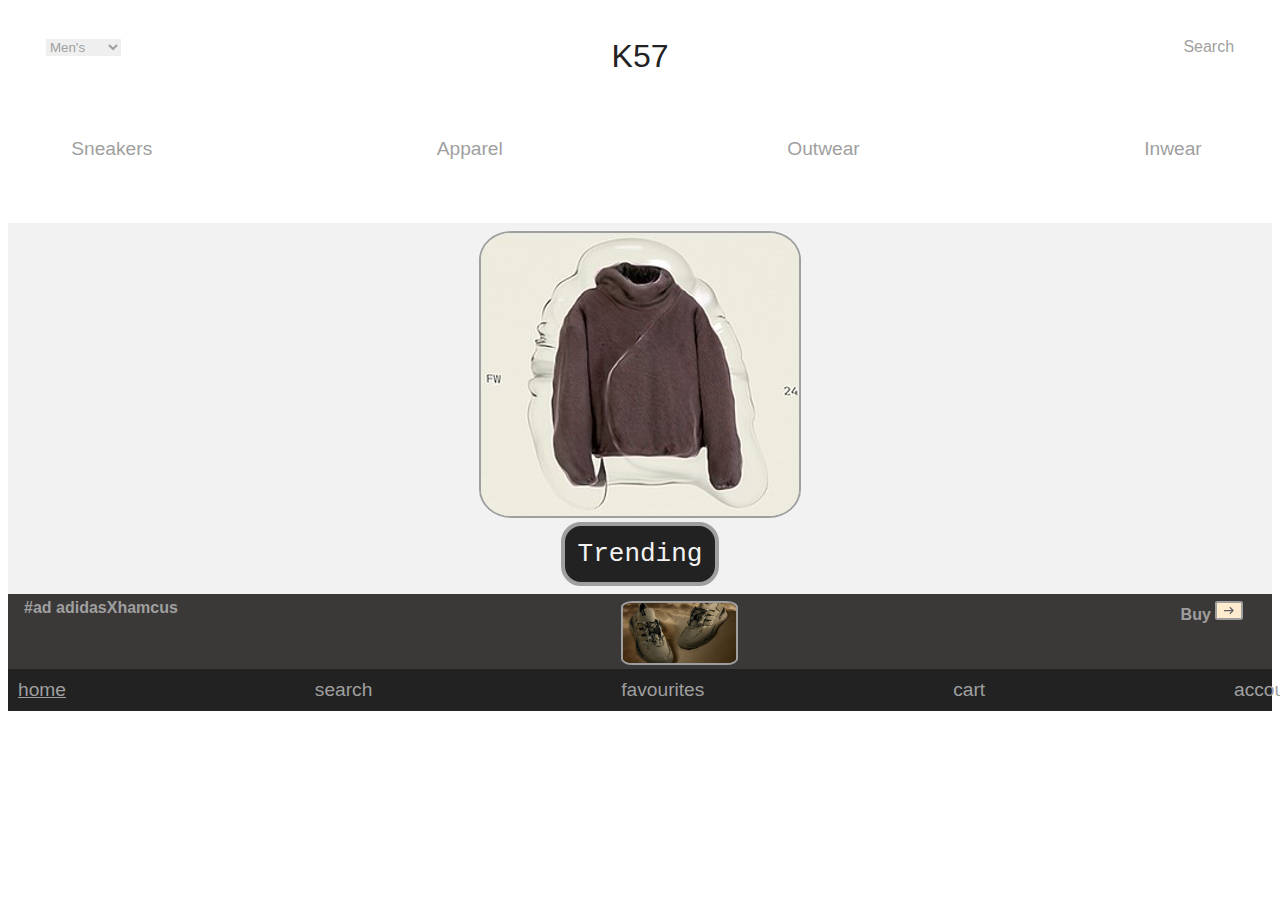
<file: clothing-store-ui/index.html>
<!DOCTYPE html>
<html lang="en">

<head>
    <meta charset="UTF-8">
    <meta name="viewport" content="width=device-width, initial-scale=1.0">
    <title>K57 - Clothing Store</title>
    <link rel="stylesheet" href="style.css">
</head>

<body>
    <!-- nav -->
    <div class="grid-container">
        <div>
            <select name="gender" id="gender" class="select-mens-womens">
                <option value="Men's">Men's</option>
                <option value="Women's">Women's</option>
            </select>
        </div>
        <div class="brand-name">K57</div>
        <div class="search">Search</div>
    </div>

    <!-- categories -->
    <div class="grid-container2">
        <div>Sneakers</div>
        <div>Apparel</div>
        <div>Outwear</div>
        <div>Inwear</div>
    </div>


    <!-- trending -->
    <div class="trending">
        <img src="./images/clothing-store-trending.jpg" alt="trending-clothing">
        <p class="trending-caption">Trending</p>
    </div>

    <!-- buy -->
     <div class="flex-container3">  
     <div class>#ad adidasXhamcus</div>
        <div><img src="./images/adidasXhamcus.jpg" alt="" class=" adidasXhamcus"></div> 
     <div class="">Buy <img src="./images/arrow-right.svg" alt=""></div>
    </div>
   

    <!-- bottom-navigation -->
     <div class="grid-container5">
        <div><u>home</u></div>
        <div>search</div>
        <div>favourites</div>
        <div>cart</div>
        <div>account</div>
     </div>
</body>

</html>
</file>
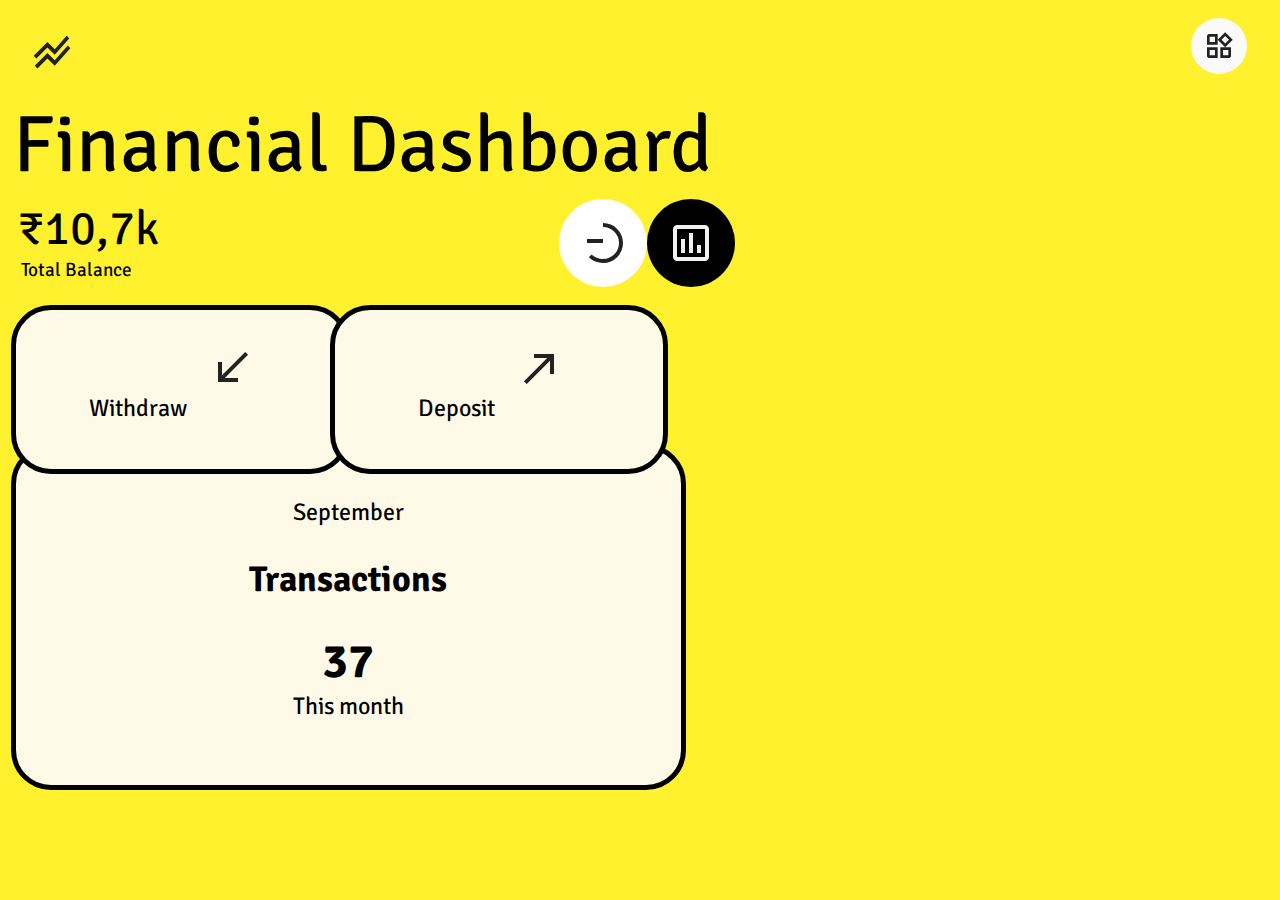
<file: finance-app-ui/index.html>
<!DOCTYPE html>
<html lang="en">

<head>
    <meta charset="UTF-8">
    <meta name="viewport" content="width=device-width, initial-scale=1.0">
    <title>Financial Dashboard</title>

    <link rel="stylesheet" href="style.css">

    <link rel="preconnect" href="https://fonts.googleapis.com">
    <link rel="preconnect" href="https://fonts.gstatic.com" crossorigin>
    <link href="https://fonts.googleapis.com/css2?family=Signika+Negative:wght@300..700&display=swap" rel="stylesheet">
</head>

<body>
    <div class="top-icons">
        <img class="top-icons icon-right" src="./icons/widget-icon.svg" alt="widget-icon">
        <img class="top-icons icon-left" src="./icons/stacked-line.svg" alt="stacked-line">
    </div>

    <div class="main-text">
        Financial Dashboard
    </div>

    <div class="balance-section">
        <div>₹10,7k
            <span>Total Balance</span>
        </div>

        <img class="img-right1" src="./icons/circle-with-line.svg" alt="">
        <img class="img-right2" src="./icons/insert-chart.svg" alt="">
    </div>

    <div class="details-section">
        <div class="grid-container">
            <div class="white-box">Withdraw
                <img src="./icons/south-west-arrow.svg" alt="">
            </div>
            <div class="white-box">Deposit
                <img src="./icons/north-east-arrow.svg" alt="">
            </div>
        </div>

        <div class="white-box last-box">
            <span>September</span>
            <h2>Transactions</h2>
            <div>
                <h3>37</h3>
                <span>This month</span>
            </div>

        </div>
    </div>

</body>

</html>
</file>
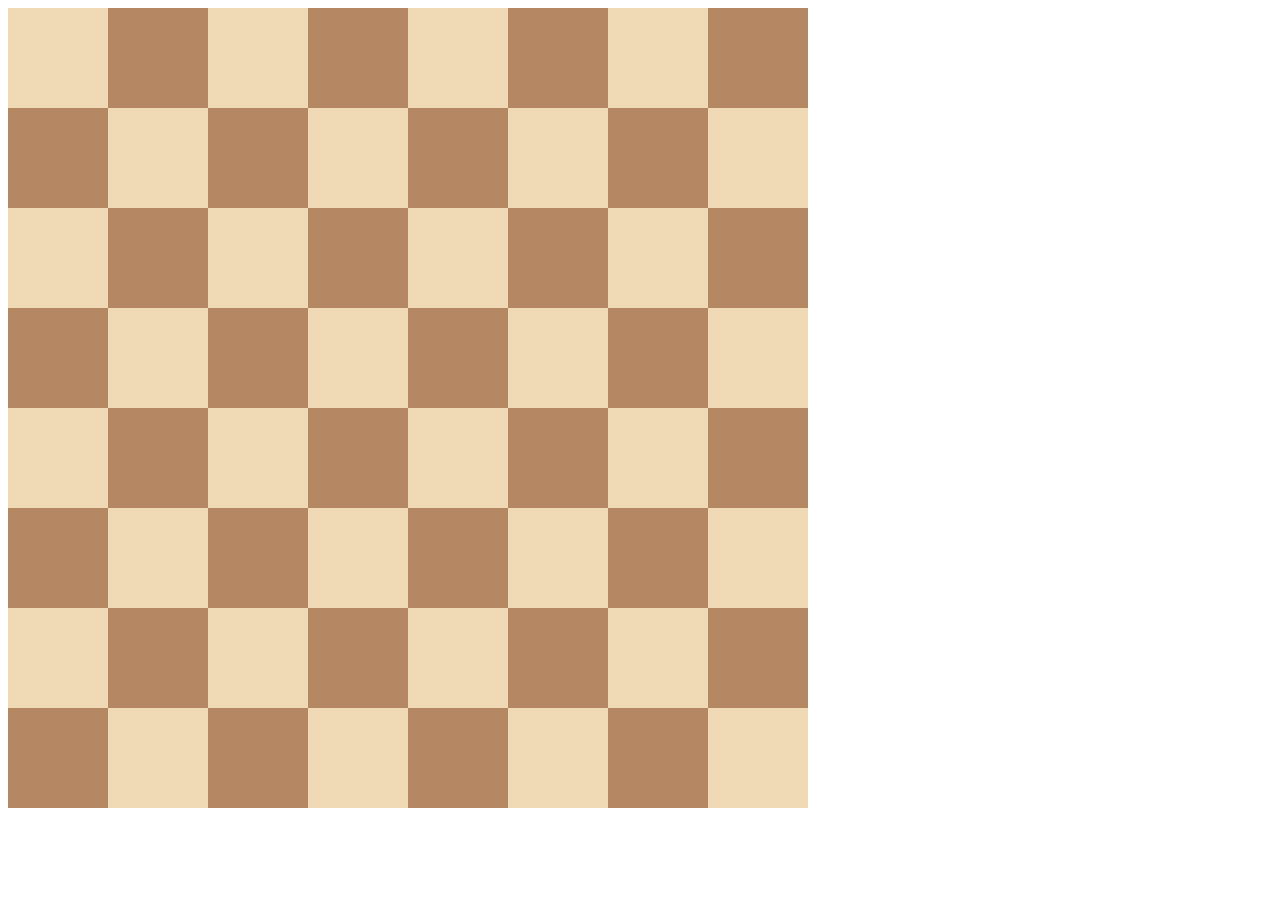
<file: grid-chess-board/index.html>
<!DOCTYPE html>
<html>

<head>
  <title>Chessboard</title>
  <style>
    /* Write your code here */
    /* Each square should be 100px by 100px */
    /* My colours for white: #f0d9b5, black: #b58863 */

    .container {
      width: 800px;
      display: grid;
      grid-template-columns: 1fr 1fr 1fr 1fr 1fr 1fr 1fr 1fr;
      grid-template-rows: 1fr 1fr 1fr 1fr 1fr 1fr 1fr 1fr;

    }

    .container * {

      min-width: 100px;
      max-width: 100px;
      min-height: 100px;
      max-height: 100px;

    }

    .white {
      background-color: #f0d9b5;
    }

    .black {
      background-color: #b58863;
    }
  </style>
</head>

<body>
  <div class="container">
    <div class="white"></div>
    <div class="black"></div>
    <div class="white"></div>
    <div class="black"></div>
    <div class="white"></div>
    <div class="black"></div>
    <div class="white"></div>
    <div class="black"></div>
    <div class="black"></div>
    <div class="white"></div>
    <div class="black"></div>
    <div class="white"></div>
    <div class="black"></div>
    <div class="white"></div>
    <div class="black"></div>
    <div class="white"></div>
    <div class="white"></div>
    <div class="black"></div>
    <div class="white"></div>
    <div class="black"></div>
    <div class="white"></div>
    <div class="black"></div>
    <div class="white"></div>
    <div class="black"></div>
    <div class="black"></div>
    <div class="white"></div>
    <div class="black"></div>
    <div class="white"></div>
    <div class="black"></div>
    <div class="white"></div>
    <div class="black"></div>
    <div class="white"></div>
    <div class="white"></div>
    <div class="black"></div>
    <div class="white"></div>
    <div class="black"></div>
    <div class="white"></div>
    <div class="black"></div>
    <div class="white"></div>
    <div class="black"></div>
    <div class="black"></div>
    <div class="white"></div>
    <div class="black"></div>
    <div class="white"></div>
    <div class="black"></div>
    <div class="white"></div>
    <div class="black"></div>
    <div class="white"></div>
    <div class="white"></div>
    <div class="black"></div>
    <div class="white"></div>
    <div class="black"></div>
    <div class="white"></div>
    <div class="black"></div>
    <div class="white"></div>
    <div class="black"></div>
    <div class="black"></div>
    <div class="white"></div>
    <div class="black"></div>
    <div class="white"></div>
    <div class="black"></div>
    <div class="white"></div>
    <div class="black"></div>
    <div class="white"></div>
  </div>
</body>

</html>
</file>
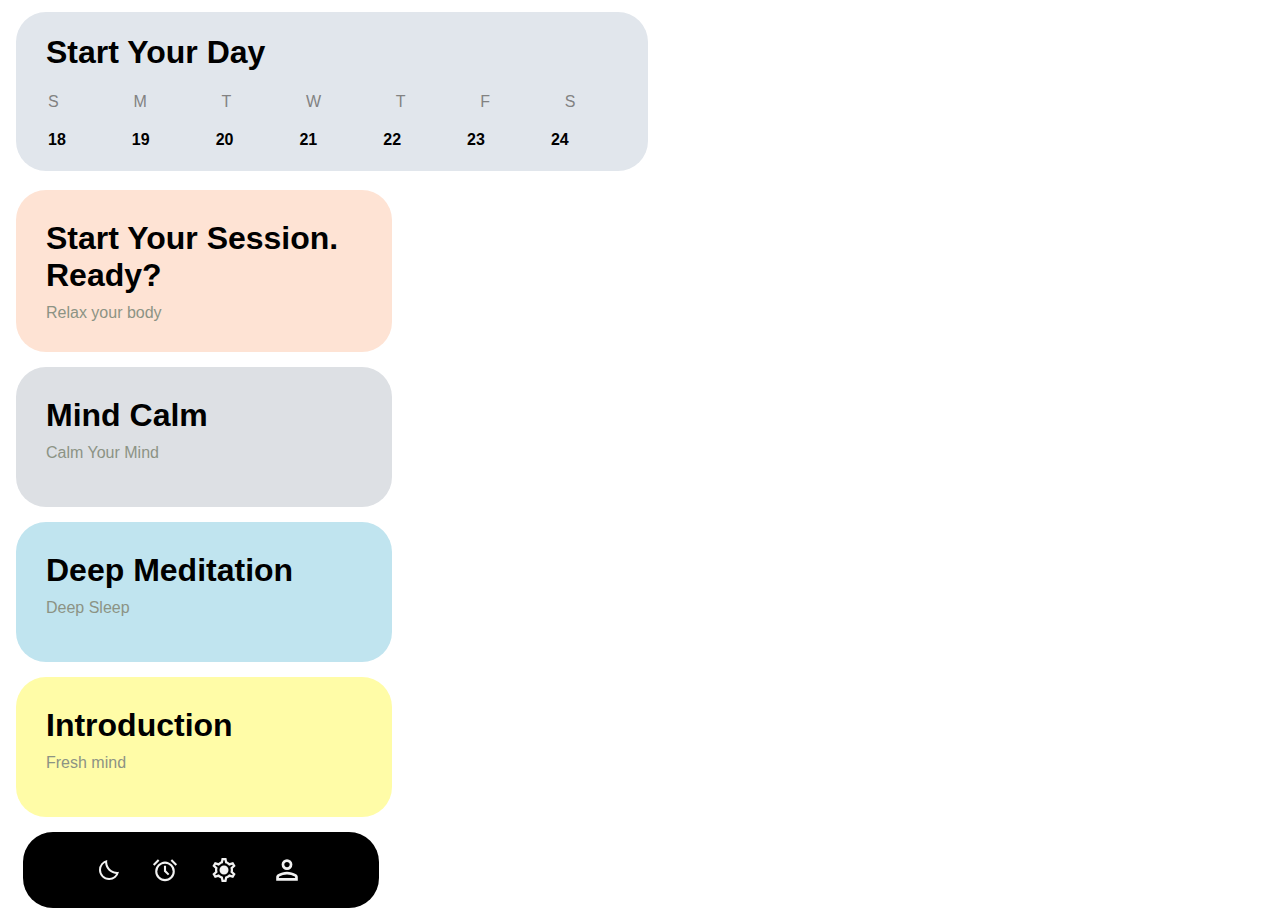
<file: self-help-app-ui/index.html>
<!DOCTYPE html>
<html lang="en">
<head>
    <meta charset="UTF-8">
    <meta name="viewport" content="width=device-width, initial-scale=1.0">
    <link rel="stylesheet" href="style.css">
</head>
<body>
    <div class="main-div">
        <div class="calendar">
            <p>Start Your Day</p>
            <table>
                <tr>
                    <td>S</td>
                    <td>M</td>
                    <td>T</td>
                    <td>W</td>
                    <td>T</td>
                    <td>F</td>
                    <td>S</td>
                </tr>
                <tr class="tr2">
                    <td>18</td>
                    <td>19</td>
                    <td>20</td>
                    <td>21</td>
                    <td>22</td>
                    <td>23</td>
                    <td>24</td>
                </tr>
            </table>
        </div>
        <div class="cards skin">
            <p>Start Your Session.</p>
            <p>Ready?</p>
            <span>Relax your body</span>
        </div>
        <div class="cards grey">
            <p>Mind Calm</p>
            <span>Calm Your Mind</span>
        </div>
        <div class="cards sky">
            <p>Deep Meditation</p>
            <span>Deep Sleep</span>
        </div>
        <div class="cards yellow">
            <p>Introduction</p>
            <span>Fresh mind</span>
        </div>
    </div>

    <div class="controls">
        <img src="./icons/moon-icon.svg" alt="moon icon">
        <img src="./icons/clock-icon.svg" alt="clock icon">
        <img src="./icons/settings-icon.svg" alt="settings icon">
        <img src="./icons/person-icon.svg" alt="person icon" class="last-icon">
    </div>
</body>
</html>
</file>
<file: clothing-store-ui/style.css>
* {
    font-family: 'Segoe UI', Tahoma, Geneva, Verdana, sans-serif;
    color: rgb(159, 159, 159);
}

.grid-container {
    display: grid;
    grid-template-rows: 1fr;
    grid-template-columns: 1fr 1fr 1fr;
    max-height: 5%;
    margin: 3%;
}

.brand-name {
    font-family:'Franklin Gothic Medium', 'Arial Narrow', Arial, sans-serif;
    font-size: xx-large;
    text-align: center;
    color: #222222;
    margin: 0;
    padding: 0;

}

.search {
    text-align: right;
    color: rgb(159, 159, 159);
}

.select-mens-womens {
    color: rgb(159, 159, 159);
}

select {
    border: none;
}

.grid-container2 {
    display: grid;
    grid-template-rows: 1fr;
    grid-template-columns: 1fr 1fr 1fr 1fr;
    max-height: 10%;
    gap: 25%;
    margin: 5%;
    font-size: larger;
}


.trending {
    text-align: center;
    margin: 0;
    padding: 8px;
    background-color: #f2f2f2;
    
}

.trending-caption{
    background-color: #222222;
    color: #f2f2f2;
    font-family: monospace;
    font-size: xx-large;
    text-align: center;
    margin: auto;
    padding: 0.8rem;
    max-width: fit-content;
    border: 4px solid rgb(159, 159, 159);
    border-radius: 20px;

    
}

img {
    border: 2px solid rgb(159, 159, 159);;
    border-radius: 10%;
}

.adidasXhamcus {
    height: 60px;
}

.flex-container3 {
    background-color: #3b3838;
    display: flex;
    flex-direction: row;
    gap: 35.5%;
    padding-left: 1em;
    padding-top: .3em;
    font-weight: 600;
}

.flex-container3 div > img {
    background-color: blanchedalmond;
    margin-top: 2px;
}

.grid-container5 {
    display: grid;
    grid-template-rows: 1fr;
    grid-template-columns: 1fr 1fr 1fr 1fr 1fr;
    background-color: #222222;
    padding: 10px;
    gap: 20%;
    font-size: larger;

}
</file>
<file: finance-app-ui/style.css>
body {
    background-color: rgb(255, 241, 46);
    font-family: "Signika Negative", sans-serif;

}

.top-icons {
    height: 10%; 
    margin-right: 15px;
}

.top-icons .icon-left  {
    float: left;
    padding: 12px;
    border-radius: 50%;
    margin: 10px;
}

.top-icons .icon-right  {
    float: right;
    width: em;
    height: 2em;
    background-color: rgb(250, 250, 250);
    padding: 12px;
    border-radius: 50%;
    margin: 10px;
}

.main-text {
    display: flex;
    width: 100%;
    font-size: 5rem;
    margin: 5px;
}


.balance-section{
    display: flex;
    width: 100%;
    font-size: 3rem;
    margin-left: 10px;
}

.balance-section span {
    display: block;
    font-size: 1.2rem;
    margin-left: 3px;
}

.balance-section div {
    float: right;
    
}

.balance-section .img-right1 {
    background-color: rgb(255, 255, 255);
    width: 3rem;
    height: 3rem;
    padding: 20px;
    border-radius: 50%;
    margin-left: 25rem;
    margin-right: 0;
    z-index: -1;
}

.balance-section .img-right2 {
    background-color: rgb(0, 0, 0);
    width: 3rem;
    height: 3rem;
    padding: 20px;
    border-radius: 50%;
    z-index: 1;
}


/* Details section */

.grid-container{
    display: grid;
    grid-template-columns: 1fr 1fr 1fr 1fr;
    grid-gap: 10px;
}

.details-section {
    margin-top: 15px;
    margin-bottom: 15px;
}

.white-box {
    width: 100%;
    height: 100%;
    background-color: #fff9e8;
    text-align: center;
    font-size: x-large;
    padding: 10px;
    border-radius: 2.5rem;
    display: block;
    margin: 3px;
    border: 5px solid black;
 }

 .white-box img {
    width: 3rem;
    height: 4rem;
    margin: 16px;
 }

.last-box {
    width: 45%;
    height: 15rem;
    padding: 2em;
}

h3 {
    font-size: 3rem;
    padding: 0;
    margin: 0;
}
</file>
<file: self-help-app-ui/style.css>
* {
    font-family: 'Segoe UI', Tahoma, Geneva, Verdana, sans-serif;
}
div {
    margin: 4px;
    margin-bottom: 15px;
    width: 50%;
}

.calendar {
    display: inline-block;
    width: 100%;
    height: 20%;
    background-color: rgb(225, 230, 236);

    border-radius: 30px;
}

p {
    margin: 22px 20px 20px 30px ;
    font-weight: 650;
    font-size: xx-large;
}

table tr {
    display: flex;
    gap: 60%;
    margin-left: 30px;
    margin-bottom: 20px;
    color: rgb(130, 130, 130);
}

.tr2 {
    display: flex;
    gap: 53%;
    color: rgb(0, 0, 0);
    font-weight: bold;
    padding: 0;
}

td { 
    margin: 0;
    padding: 0;
}

.cards {
    display: block;
    height: 20%;
    background-color: rgb(254, 227, 212);
    border-radius: 30px;
    padding: 30px;
}

.cards p {
    margin: 0;
}

.cards span {
    display: inline-block;
    color: rgb(140, 147, 132);
    padding-top: 10px;
    
}


/* colors */
.skin {
    background-color: rgb(254, 227, 212);
}

.grey {
    background-color: rgb(221, 224, 228);
    height: 5em;
}

.sky {
    background-color: rgb(192, 228, 239);
    height: 5em;
}

.yellow {
    background-color: rgb(255, 252, 167);
    height: 5em;
}

.controls {
    display: flex;
    justify-content: center;
    background-color: black;
    margin-left: 15px;
    /* margin: auto; */
    /* text-align: center; */
    border-radius: 30px;
    color: rgb(243, 241, 237);
    width: 25%;
    padding: 20px;
}

img {
    display: inline;
    margin-right: 30px;
}

.last-icon {
    margin-right: 0;
}
</file>
